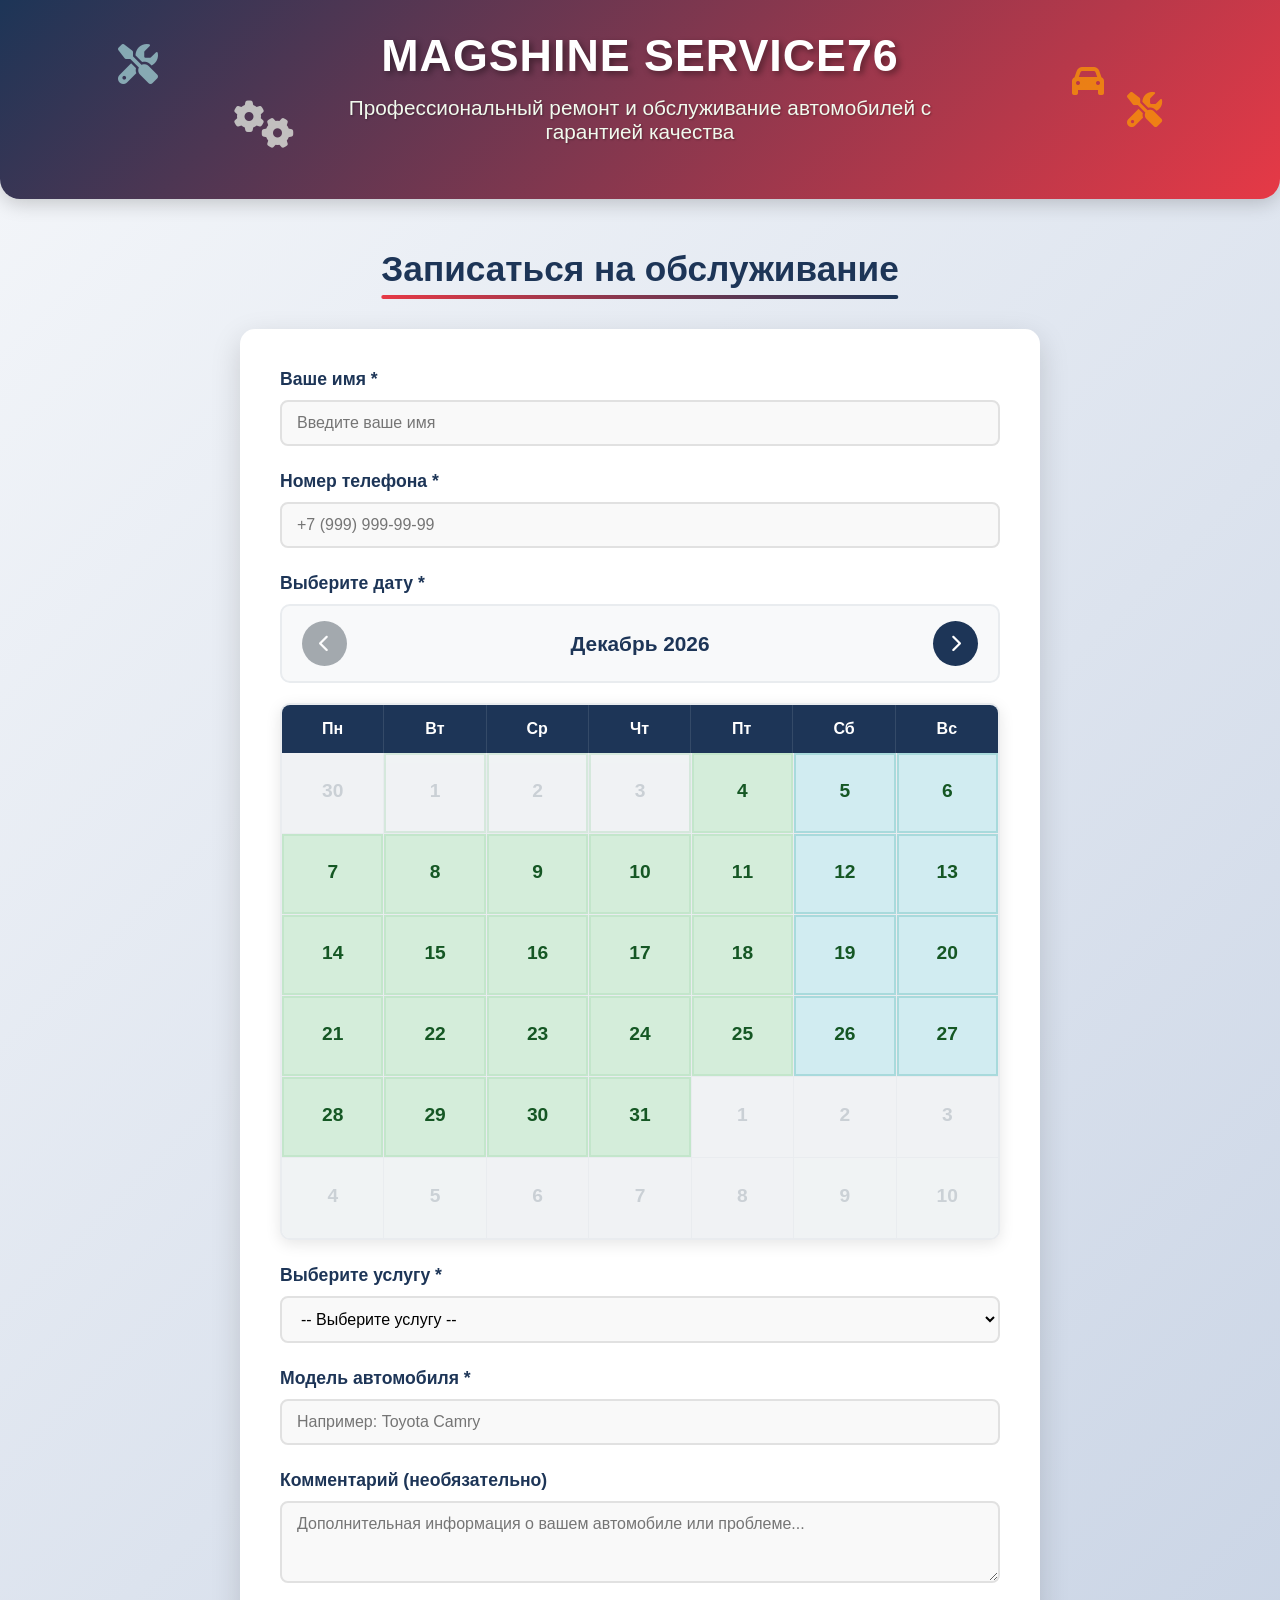
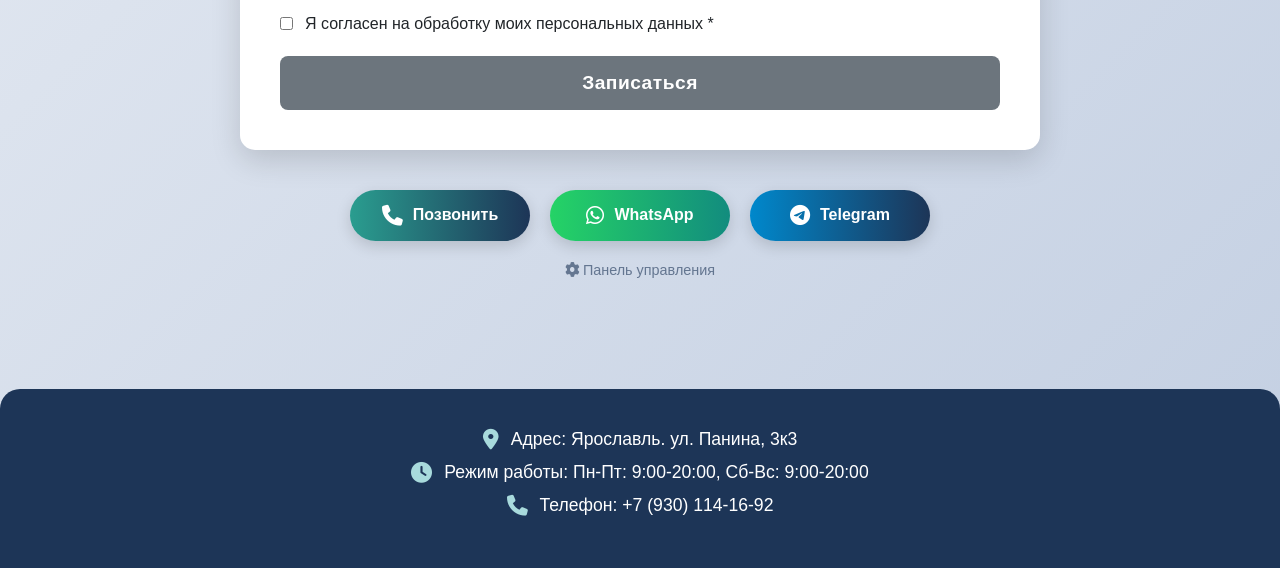
<file: index.html>
<!DOCTYPE html>
<html lang="ru">
<head>
    <meta charset="UTF-8">
    <meta name="viewport" content="width=device-width, initial-scale=1.0">
    <title>MagShine SERVICE на Панина - профессиональный ремонт автомобилей</title>
    <link rel="stylesheet" href="https://cdnjs.cloudflare.com/ajax/libs/font-awesome/6.4.0/css/all.min.css">
    <link rel="stylesheet" href="style.css">
</head>
<body>
    <header>
        <div class="container">
            <div class="header-content">
                <h1 class="logo">MAGSHINE SERVICE76</h1>
                <p class="tagline">Профессиональный ремонт и обслуживание автомобилей с гарантией качества</p>
                <div class="floating-elements">
                    <i class="floating-element fas fa-tools"></i>
                    <i class="floating-element fas fa-car"></i>
                    <i class="floating-element fas fa-cogs"></i>
                    <i class="floating-element fas fa-screwdriver-wrench"></i>
                </div>
            </div>
        </div>
    </header>

    <section class="form-section">
        <div class="container">
            <h2 class="form-title">Записаться на обслуживание</h2>
            
            <!-- Сообщение о приостановке записи -->
            <div class="booking-disabled-message" id="bookingDisabledMessage" style="display: none;">
                <i class="fas fa-pause-circle"></i> 
                <span id="pauseMessageText">Запись временно приостановлена. Приносим извинения за неудобства.</span>
            </div>

            <!-- Сообщение об успехе -->
            <div class="success-message" id="successMessage" style="display: none;">
                <i class="fas fa-check-circle"></i> 
                <span id="successMessageText">Спасибо! Ваша заявка принята. Мы свяжемся с вами в ближайшее время.</span>
            </div>

            <!-- Сообщение об ошибке -->
            <div class="error-message global-error" id="globalError" style="display: none;">
                <i class="fas fa-exclamation-circle"></i> 
                <span id="errorMessageText">Произошла ошибка. Пожалуйста, попробуйте позже.</span>
            </div>

            <!-- Индикатор загрузки -->
            <div class="loading-indicator" id="loadingIndicator" style="display: none;">
                <i class="fas fa-spinner fa-spin"></i> Загрузка доступных дат...
            </div>

            <!-- Форма записи -->
            <form class="booking-form" id="bookingForm">
                <div class="form-group">
                    <label for="name">Ваше имя *</label>
                    <input type="text" id="name" class="form-control" placeholder="Введите ваше имя" required>
                    <div class="error-message field-error" id="nameError">Пожалуйста, введите ваше имя</div>
                </div>

                <div class="form-group">
                    <label for="phone">Номер телефона *</label>
                    <input type="tel" id="phone" class="form-control" placeholder="+7 (999) 999-99-99" required>
                    <div class="error-message field-error" id="phoneError">Пожалуйста, введите корректный номер телефона</div>
                </div>

                <!-- Блок выбора даты -->
                <div class="form-group">
                    <label>Выберите дату *</label>
                    <div class="calendar-header">
                        <button type="button" class="date-nav-btn" id="prevMonthBtn" title="Предыдущий месяц">
                            <i class="fas fa-chevron-left"></i>
                        </button>
                        <div class="month-display" id="monthDisplay">
                            <!-- Месяц и год будут обновляться через JS -->
                        </div>
                        <button type="button" class="date-nav-btn" id="nextMonthBtn" title="Следующий месяц">
                            <i class="fas fa-chevron-right"></i>
                        </button>
                    </div>
                    
                    <div class="calendar-container">
                        <div class="week-days">
                            <div>Пн</div>
                            <div>Вт</div>
                            <div>Ср</div>
                            <div>Чт</div>
                            <div>Пт</div>
                            <div>Сб</div>
                            <div>Вс</div>
                        </div>
                        <div class="calendar-grid" id="calendarGrid">
                            <!-- Календарь будет генерироваться через JavaScript -->
                        </div>
                    </div>
                    <div class="error-message field-error" id="dateError">Пожалуйста, выберите дату</div>
                </div>

                <div class="form-group">
                    <label for="service">Выберите услугу *</label>
                    <select id="service" class="form-control" required>
                        <option value="">-- Выберите услугу --</option>
                        <option value="Компьютерная диагностика">Компьютерная диагностика</option>
                        <option value="Шиномонтаж">Шиномонтаж</option>
                        <option value="Ремонт тормозов">Ремонт тормозов</option>
                        <option value="Ремонт подвески">Ремонт подвески</option>
                        <option value="Замена масла">Замена масла</option>
                        <option value="Эндоскопия">Эндоскопия</option>
                        <option value="Другое">Другое</option>
                    </select>
                    <div class="error-message field-error" id="serviceError">Пожалуйста, выберите услугу</div>
                </div>

                <div class="form-group">
                    <label for="carModel">Модель автомобиля *</label>
                    <input type="text" id="carModel" class="form-control" placeholder="Например: Toyota Camry" required>
                    <div class="error-message field-error" id="carModelError">Пожалуйста, укажите модель автомобиля</div>
                </div>

                <div class="form-group">
                    <label for="comments">Комментарий (необязательно)</label>
                    <textarea id="comments" class="form-control" placeholder="Дополнительная информация о вашем автомобиле или проблеме..." rows="3"></textarea>
                </div>

                <div class="checkbox-group">
                    <input type="checkbox" id="agree" required>
                    <label for="agree">Я согласен на обработку моих персональных данных *</label>
                </div>
                <div class="error-message field-error" id="agreeError">Необходимо ваше согласие</div>

                <button type="submit" class="btn-primary" id="submitBtn" disabled>
                    <span class="btn-text">Записаться</span>
                    <span class="btn-loading" style="display: none;">
                        <i class="fas fa-spinner fa-spin"></i> Отправка...
                    </span>
                </button>
            </form>

            <div class="contact-buttons">
                <a href="tel:+79301141692" class="contact-btn btn-call"><i class="fas fa-phone"></i> Позвонить</a>
                <a href="https://wa.me/79301141692" class="contact-btn btn-whatsapp" target="_blank"><i class="fab fa-whatsapp"></i> WhatsApp</a>
                <a href="https://t.me/servispanina" class="contact-btn btn-telegram" target="_blank"><i class="fab fa-telegram"></i> Telegram</a>
            </div>

            <!-- Ссылка на админ-панель (малозаметная) -->
            <div class="admin-link">
                <a href="admin.html" class="admin-access-link">
                    <i class="fas fa-cog"></i> Панель управления
                </a>
            </div>
        </div>
    </section>

    <footer>
        <div class="container">
            <div class="footer-content">
                <div class="footer-info">
                    <p><i class="fas fa-map-marker-alt"></i> Адрес: Ярославль. ул. Панина, 3к3</p>
                    <p><i class="fas fa-clock"></i> Режим работы: Пн-Пт: 9:00-20:00, Сб-Вс: 9:00-20:00</p>
                    <p><i class="fas fa-phone"></i> Телефон: +7 (930) 114-16-92</p>
                </div>
            </div>
        </div>
    </footer>

    <script src="script.js"></script>
</body>
</html>

    <script src="script.js"></script>
</body>
</html>
</file>
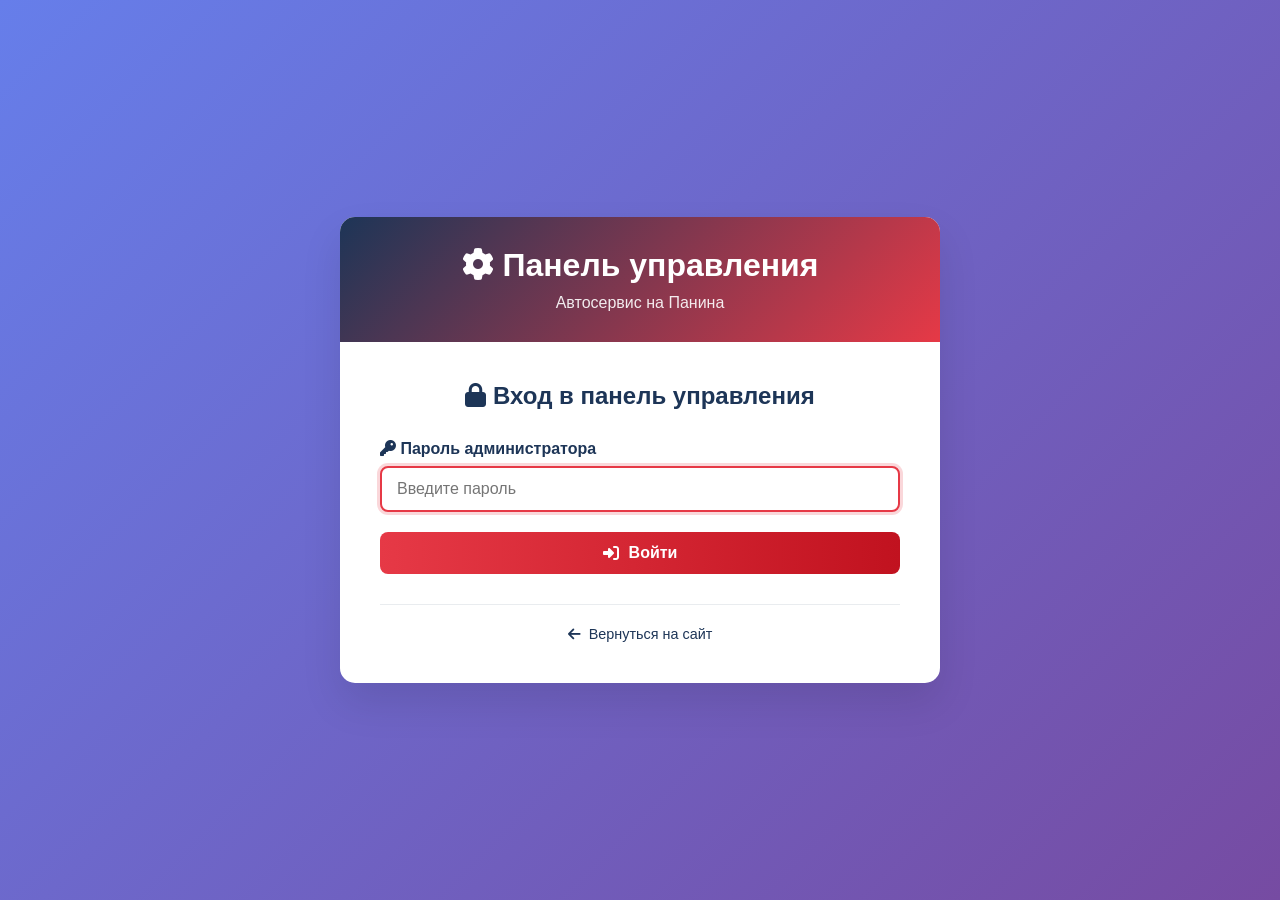
<file: admin.html>
<!DOCTYPE html>
<html lang="ru">
<head>
    <meta charset="UTF-8">
    <meta name="viewport" content="width=device-width, initial-scale=1.0">
    <title>Панель управления - Автосервис на Панина</title>
    <link rel="stylesheet" href="https://cdnjs.cloudflare.com/ajax/libs/font-awesome/6.4.0/css/all.min.css">
    <style>
        :root {
            --primary: #e63946;
            --secondary: #1d3557;
            --accent: #a8dadc;
            --success: #2a9d8f;
            --warning: #e9c46a;
            --danger: #e76f51;
            --dark: #212529;
            --light: #f8f9fa;
            --gray-light: #e9ecef;
            --gray-medium: #6c757d;
        }

        * {
            margin: 0;
            padding: 0;
            box-sizing: border-box;
            font-family: 'Segoe UI', Tahoma, Geneva, Verdana, sans-serif;
        }

        body {
            background: linear-gradient(135deg, #667eea 0%, #764ba2 100%);
            min-height: 100vh;
            display: flex;
            align-items: center;
            justify-content: center;
            padding: 20px;
        }

        .admin-container {
            background: white;
            border-radius: 15px;
            box-shadow: 0 20px 40px rgba(0,0,0,0.1);
            overflow: hidden;
            max-width: 600px;
            width: 100%;
        }

        .admin-header {
            background: linear-gradient(135deg, var(--secondary) 0%, var(--primary) 100%);
            color: white;
            padding: 30px;
            text-align: center;
            position: relative;
        }

        .admin-header h1 {
            font-size: 2rem;
            margin-bottom: 10px;
        }

        .admin-header p {
            opacity: 0.9;
        }

        .admin-content {
            padding: 40px;
        }

        .login-form {
            text-align: center;
        }

        .login-form h2 {
            color: var(--secondary);
            margin-bottom: 30px;
            font-size: 1.5rem;
        }

        .form-group {
            margin-bottom: 20px;
            text-align: left;
        }

        .form-group label {
            display: block;
            margin-bottom: 8px;
            color: var(--secondary);
            font-weight: 600;
        }

        .form-control {
            width: 100%;
            padding: 12px 15px;
            border: 2px solid var(--gray-light);
            border-radius: 8px;
            font-size: 16px;
            transition: all 0.3s;
        }

        .form-control:focus {
            border-color: var(--primary);
            outline: none;
            box-shadow: 0 0 0 3px rgba(230, 57, 70, 0.2);
        }

        .btn {
            padding: 12px 25px;
            border: none;
            border-radius: 8px;
            font-size: 1rem;
            font-weight: 600;
            cursor: pointer;
            transition: all 0.3s;
            width: 100%;
            display: flex;
            align-items: center;
            justify-content: center;
            gap: 10px;
        }

        .btn-primary {
            background: linear-gradient(to right, var(--primary), #c1121f);
            color: white;
        }

        .btn-primary:hover:not(:disabled) {
            transform: translateY(-2px);
            box-shadow: 0 5px 15px rgba(230, 57, 70, 0.4);
        }

        .btn-secondary {
            background: linear-gradient(to right, var(--secondary), #2c3e50);
            color: white;
            margin-top: 10px;
        }

        .control-panel {
            display: none;
        }

        .status-panel {
            background: var(--light);
            padding: 25px;
            border-radius: 12px;
            margin-bottom: 30px;
            border-left: 5px solid var(--success);
            box-shadow: 0 4px 12px rgba(0,0,0,0.1);
        }

        .status-panel.paused {
            border-left-color: var(--danger);
        }

        .status-title {
            font-size: 1.1rem;
            font-weight: 600;
            margin-bottom: 10px;
            color: var(--secondary);
            display: flex;
            align-items: center;
            gap: 10px;
        }

        .status-value {
            font-size: 1.4rem;
            font-weight: 700;
            display: flex;
            align-items: center;
            gap: 10px;
        }

        .status-active {
            color: var(--success);
        }

        .status-paused {
            color: var(--danger);
        }

        .control-buttons {
            display: grid;
            gap: 15px;
            margin-bottom: 30px;
        }

        .btn-pause {
            background: linear-gradient(to right, var(--danger), #d00000);
            color: white;
        }

        .btn-resume {
            background: linear-gradient(to right, var(--success), #1d3557);
            color: white;
        }

        .recent-bookings {
            background: var(--light);
            padding: 25px;
            border-radius: 12px;
            box-shadow: 0 4px 12px rgba(0,0,0,0.1);
        }

        .recent-bookings h3 {
            color: var(--secondary);
            margin-bottom: 20px;
            display: flex;
            align-items: center;
            gap: 10px;
            font-size: 1.3rem;
        }

        .bookings-list {
            max-height: 400px;
            overflow-y: auto;
        }

        .booking-item {
            background: white;
            padding: 20px;
            border-radius: 10px;
            margin-bottom: 15px;
            border-left: 4px solid var(--primary);
            box-shadow: 0 2px 8px rgba(0,0,0,0.08);
            transition: transform 0.2s;
        }

        .booking-item:hover {
            transform: translateY(-2px);
        }

        .booking-meta {
            display: flex;
            justify-content: space-between;
            margin-bottom: 8px;
            font-size: 0.9rem;
            color: var(--gray-medium);
        }

        .booking-name {
            font-weight: 700;
            color: var(--secondary);
            font-size: 1.1rem;
            margin-bottom: 5px;
        }

        .booking-details {
            color: var(--dark);
            line-height: 1.5;
        }

        .booking-details div {
            margin-bottom: 3px;
        }

        .no-bookings {
            text-align: center;
            color: var(--gray-medium);
            padding: 40px 20px;
            font-style: italic;
        }

        .error-message {
            background: #f8d7da;
            color: #721c24;
            padding: 15px;
            border-radius: 8px;
            margin-bottom: 20px;
            display: none;
            border-left: 4px solid var(--danger);
        }

        .success-message {
            background: #d1edff;
            color: #0c5460;
            padding: 15px;
            border-radius: 8px;
            margin-bottom: 20px;
            display: none;
            border-left: 4px solid var(--success);
        }

        .loading {
            text-align: center;
            padding: 30px;
            color: var(--gray-medium);
        }

        .loading-spinner {
            border: 4px solid var(--gray-light);
            border-top: 4px solid var(--primary);
            border-radius: 50%;
            width: 40px;
            height: 40px;
            animation: spin 1s linear infinite;
            margin: 0 auto 15px;
        }

        @keyframes spin {
            0% { transform: rotate(0deg); }
            100% { transform: rotate(360deg); }
        }

        .logout-btn {
            text-align: center;
            margin-top: 30px;
            padding-top: 20px;
            border-top: 1px solid var(--gray-light);
        }

        .logout-btn a {
            color: var(--secondary);
            text-decoration: none;
            font-size: 0.9rem;
            display: inline-flex;
            align-items: center;
            gap: 8px;
            transition: color 0.3s;
        }

        .logout-btn a:hover {
            color: var(--primary);
            text-decoration: underline;
        }

        .btn:disabled {
            opacity: 0.6;
            cursor: not-allowed;
            transform: none !important;
        }

        /* Scrollbar styling */
        .bookings-list::-webkit-scrollbar {
            width: 6px;
        }

        .bookings-list::-webkit-scrollbar-track {
            background: var(--gray-light);
            border-radius: 3px;
        }

        .bookings-list::-webkit-scrollbar-thumb {
            background: var(--primary);
            border-radius: 3px;
        }

        .bookings-list::-webkit-scrollbar-thumb:hover {
            background: #c1121f;
        }

        /* Responsive */
        @media (max-width: 480px) {
            .admin-container {
                max-width: 100%;
            }
            
            .admin-content {
                padding: 25px;
            }
            
            .admin-header {
                padding: 25px 20px;
            }
            
            .admin-header h1 {
                font-size: 1.7rem;
            }
            
            .status-panel,
            .recent-bookings {
                padding: 20px;
            }
            
            .booking-item {
                padding: 15px;
            }
            
            .status-value {
                font-size: 1.2rem;
            }
        }
    </style>
</head>
<body>
    <div class="admin-container">
        <div class="admin-header">
            <h1><i class="fas fa-cog"></i> Панель управления</h1>
            <p>Автосервис на Панина</p>
        </div>

        <div class="admin-content">
            <!-- Форма входа -->
            <div class="login-form" id="loginForm">
                <h2><i class="fas fa-lock"></i> Вход в панель управления</h2>
                
                <div class="error-message" id="loginError">
                    <i class="fas fa-exclamation-triangle"></i> Неверный пароль. Попробуйте еще раз.
                </div>

                <div class="form-group">
                    <label for="adminPassword"><i class="fas fa-key"></i> Пароль администратора</label>
                    <input type="password" id="adminPassword" class="form-control" placeholder="Введите пароль" autocomplete="current-password">
                </div>

                <button class="btn btn-primary" onclick="login()" id="loginBtn">
                    <i class="fas fa-sign-in-alt"></i> Войти
                </button>

                <div class="logout-btn">
                    <a href="index.html"><i class="fas fa-arrow-left"></i> Вернуться на сайт</a>
                </div>
            </div>

            <!-- Панель управления -->
            <div class="control-panel" id="controlPanel">
                <div class="status-panel" id="statusPanel">
                    <div class="status-title">
                        <i class="fas fa-info-circle"></i> Статус записи:
                    </div>
                    <div class="status-value" id="statusValue">
                        <i class="fas fa-spinner fa-spin"></i> Загрузка...
                    </div>
                </div>

                <div class="success-message" id="successMessage">
                    <i class="fas fa-check-circle"></i> Статус успешно обновлен!
                </div>

                <div class="error-message" id="errorMessage">
                    <i class="fas fa-exclamation-triangle"></i> Ошибка при обновлении статуса!
                </div>

                <div class="control-buttons">
                    <button class="btn btn-pause" onclick="toggleBooking(false)" id="pauseBtn">
                        <i class="fas fa-pause"></i> Приостановить запись
                    </button>
                    <button class="btn btn-resume" onclick="toggleBooking(true)" id="resumeBtn">
                        <i class="fas fa-play"></i> Возобновить запись
                    </button>
                </div>

                <div class="recent-bookings">
                    <h3><i class="fas fa-history"></i> Последние записи</h3>
                    <div class="bookings-list" id="recentBookings">
                        <div class="loading">
                            <div class="loading-spinner"></div>
                            Загрузка записей...
                        </div>
                    </div>
                </div>

                <div class="logout-btn">
                    <a href="#" onclick="logout()"><i class="fas fa-sign-out-alt"></i> Выйти из панели</a>
                </div>
            </div>
        </div>
    </div>

    <script>
        // URL Google Apps Script (будет заменен на ваш)
        const GOOGLE_SCRIPT_URL = "https://script.google.com/macros/s/AKfycbxyYLuHzLVPg9xOjXW9W67AT4zwVSS7_Qb0QcOy2h4gldEVAMiPfjYVzbju6nFJftq5Rg/exec";

        // Проверка авторизации при загрузке
        document.addEventListener('DOMContentLoaded', function() {
            if (localStorage.getItem('adminAuthenticated') === 'true') {
                showControlPanel();
            }
        });

        // Функция входа
        async function login() {
            const password = document.getElementById('adminPassword').value;
            const errorElement = document.getElementById('loginError');
            const loginBtn = document.getElementById('loginBtn');

            if (!password) {
                errorElement.textContent = 'Пожалуйста, введите пароль';
                errorElement.style.display = 'block';
                return;
            }

            // Показываем индикатор загрузки
            loginBtn.innerHTML = '<i class="fas fa-spinner fa-spin"></i> Проверка...';
            loginBtn.disabled = true;

            try {
                // Проверка пароля через Google Apps Script
                const response = await fetch(GOOGLE_SCRIPT_URL, {
                    method: 'POST',
                    body: JSON.stringify({
                        action: 'verifyAdminPassword',
                        password: password
                    }),
                    headers: {
                        'Content-Type': 'text/plain;charset=utf-8'
                    }
                });
                
                const data = await response.json();
                
                if (data.result === 'success' && data.authenticated) {
                    localStorage.setItem('adminAuthenticated', 'true');
                    showControlPanel();
                } else {
                    throw new Error(data.message || 'Неверный пароль');
                }
            } catch (error) {
                console.error('Login error:', error);
                errorElement.textContent = error.message || 'Ошибка при проверке пароля';
                errorElement.style.display = 'block';
                document.getElementById('adminPassword').value = '';
                document.getElementById('adminPassword').focus();
            } finally {
                // Восстанавливаем кнопку
                loginBtn.innerHTML = '<i class="fas fa-sign-in-alt"></i> Войти';
                loginBtn.disabled = false;
            }
        }

        // Функция выхода
        function logout() {
            localStorage.removeItem('adminAuthenticated');
            document.getElementById('loginForm').style.display = 'block';
            document.getElementById('controlPanel').style.display = 'none';
            document.getElementById('adminPassword').value = '';
            document.getElementById('loginError').style.display = 'none';
        }

        // Показать панель управления
        function showControlPanel() {
            document.getElementById('loginForm').style.display = 'none';
            document.getElementById('controlPanel').style.display = 'block';
            loadBookingStatus();
            loadRecentBookings();
        }

        // Загрузка статуса записи
        async function loadBookingStatus() {
            try {
                const response = await fetch(`${GOOGLE_SCRIPT_URL}?action=getBookingStatus`);
                const data = await response.json();
                
                if (data.result === 'success') {
                    updateStatusDisplay(data.isActive);
                } else {
                    throw new Error(data.message || 'Ошибка загрузки статуса');
                }
            } catch (error) {
                console.error('Error loading status:', error);
                document.getElementById('statusValue').innerHTML = 
                    '<span class="status-paused"><i class="fas fa-exclamation-triangle"></i> Ошибка загрузки</span>';
            }
        }

        // Обновление отображения статуса
        function updateStatusDisplay(isActive) {
            const statusElement = document.getElementById('statusValue');
            const statusPanel = document.getElementById('statusPanel');
                    
            if (isActive) {
                statusElement.innerHTML = '<span class="status-active"><i class="fas fa-check-circle"></i> ЗАПИСЬ АКТИВНА</span>';
                statusPanel.className = 'status-panel';
            } else {
                statusElement.innerHTML = '<span class="status-paused"><i class="fas fa-pause-circle"></i> ЗАПИСЬ ПРИОСТАНОВЛЕНА</span>';
                statusPanel.className = 'status-panel paused';
            }
        }

        // Переключение статуса записи
        async function toggleBooking(status) {
            const successElement = document.getElementById('successMessage');
            const errorElement = document.getElementById('errorMessage');
            const pauseBtn = document.getElementById('pauseBtn');
            const resumeBtn = document.getElementById('resumeBtn');
            
            // Скрываем сообщения и блокируем кнопки
            successElement.style.display = 'none';
            errorElement.style.display = 'none';
            pauseBtn.disabled = true;
            resumeBtn.disabled = true;
            
            // Показываем индикатор на соответствующей кнопке
            if (status) {
                resumeBtn.innerHTML = '<i class="fas fa-spinner fa-spin"></i> Обновление...';
            } else {
                pauseBtn.innerHTML = '<i class="fas fa-spinner fa-spin"></i> Обновление...';
            }

            try {
                const response = await fetch(GOOGLE_SCRIPT_URL, {
                    method: 'POST',
                    body: JSON.stringify({
                        action: 'toggleBooking',
                        status: status
                    }),
                    headers: {
                        'Content-Type': 'text/plain;charset=utf-8'
                    }
                });
                
                const data = await response.json();
                
                if (data.result === 'success') {
                    successElement.textContent = data.message;
                    successElement.style.display = 'block';
                    updateStatusDisplay(status);
                    
                    // Обновляем основную страницу (если открыта)
                    if (window.opener) {
                        window.opener.postMessage({ type: 'bookingStatusUpdated' }, '*');
                    }
                } else {
                    throw new Error(data.message);
                }
            } catch (error) {
                console.error('Error toggling booking:', error);
                errorElement.textContent = 'Ошибка: ' + error.message;
                errorElement.style.display = 'block';
            } finally {
                // Восстанавливаем кнопки
                pauseBtn.innerHTML = '<i class="fas fa-pause"></i> Приостановить запись';
                resumeBtn.innerHTML = '<i class="fas fa-play"></i> Возобновить запись';
                pauseBtn.disabled = false;
                resumeBtn.disabled = false;
            }
        }

        // Загрузка последних записей
        async function loadRecentBookings() {
            try {
                const response = await fetch(`${GOOGLE_SCRIPT_URL}?action=getRecentBookings`);
                const data = await response.json();
                
                if (data.result === 'success' && data.bookings) {
                    displayBookings(data.bookings);
                } else {
                    throw new Error(data.message || 'Ошибка загрузки записей');
                }
            } catch (error) {
                console.error('Error loading bookings:', error);
                document.getElementById('recentBookings').innerHTML = 
                    '<div class="no-bookings">Ошибка загрузки записей</div>';
            }
        }

        // Отображение списка записей
        function displayBookings(bookings) {
            const container = document.getElementById('recentBookings');
            
            if (!bookings || bookings.length === 0) {
                container.innerHTML = '<div class="no-bookings">Нет последних записей</div>';
                return;
            }

            container.innerHTML = bookings.map(booking => `
                <div class="booking-item">
                    <div class="booking-meta">
                        <span>${booking.date || 'Дата не указана'}</span>
                        <span>${booking.time || 'Время не указано'}</span>
                    </div>
                    <div class="booking-name">${booking.name || 'Имя не указано'}</div>
                    <div class="booking-details">
                        <div><strong>Телефон:</strong> ${booking.phone || 'Не указан'}</div>
                        <div><strong>Услуга:</strong> ${booking.service || 'Не указана'}</div>
                        <div><strong>Автомобиль:</strong> ${booking.carModel || 'Не указана'}</div>
                        ${booking.comments ? `<div><strong>Комментарий:</strong> ${booking.comments}</div>` : ''}
                    </div>
                </div>
            `).join('');
        }

        // Ввод пароля по нажатию Enter
        document.getElementById('adminPassword').addEventListener('keypress', function(e) {
            if (e.key === 'Enter') {
                login();
            }
        });

        // Автофокус на поле пароля
        document.getElementById('adminPassword').focus();
    </script>
</body>
</html>
</file>
<file: style.css>
:root {
    --primary: #e63946;
    --secondary: #1d3557;
    --accent: #a8dadc;
    --light: #f1faee;
    --dark: #212529;
    --success: #2a9d8f;
    --warning: #e9c46a;
    --danger: #e76f51;
    --gray-light: #f8f9fa;
    --gray-medium: #6c757d;
    --gray-dark: #495057;
    --available: #d4edda;
    --available-text: #155724;
    --unavailable: #f8d7da;
    --unavailable-text: #721c24;
}

* { 
    margin: 0; 
    padding: 0; 
    box-sizing: border-box; 
    font-family: 'Segoe UI', Tahoma, Geneva, Verdana, sans-serif; 
}

body { 
    background: linear-gradient(135deg, #f5f7fa 0%, #c3cfe2 100%); 
    color: var(--dark); 
    overflow-x: hidden; 
    min-height: 100vh; 
}

.container { 
    max-width: 1200px; 
    margin: 0 auto; 
    padding: 0 20px; 
}

/* Header */
header { 
    background: linear-gradient(135deg, var(--secondary) 0%, var(--primary) 100%); 
    padding: 30px 0; 
    position: relative; 
    overflow: hidden; 
    box-shadow: 0 4px 20px rgba(0,0,0,0.2); 
    border-radius: 0 0 20px 20px; 
}

.header-content { 
    display: flex; 
    flex-direction: column; 
    align-items: center; 
    text-align: center; 
    position: relative; 
    z-index: 2; 
}

.logo { 
    font-size: 2.8rem; 
    font-weight: 800; 
    color: white; 
    text-shadow: 3px 3px 6px rgba(0,0,0,0.4); 
    margin-bottom: 15px; 
    letter-spacing: 1px; 
}

.tagline { 
    color: var(--light); 
    font-size: 1.3rem; 
    margin-bottom: 25px; 
    max-width: 600px; 
    text-shadow: 1px 1px 2px rgba(0,0,0,0.3); 
}

/* Floating icons */
.floating-elements { 
    position: absolute; 
    width: 100%; 
    height: 100%; 
    top: 0; 
    left: 0; 
    overflow: hidden; 
    z-index: 1; 
}

.floating-element { 
    position: absolute; 
    opacity: 0.7; 
    animation: float 15s infinite linear; 
}

.floating-element:nth-child(1) { 
    top: 10%; 
    left: 5%; 
    font-size: 2.5rem; 
    color: var(--accent); 
    animation-duration: 20s; 
}

.floating-element:nth-child(2) { 
    top: 25%; 
    right: 10%; 
    font-size: 2rem; 
    color: #ff9e00; 
    animation-duration: 15s; 
    animation-delay: -5s; 
}

.floating-element:nth-child(3) { 
    bottom: 15%; 
    left: 15%; 
    font-size: 3rem; 
    color: var(--light); 
    animation-duration: 25s; 
    animation-delay: -10s; 
}

.floating-element:nth-child(4) { 
    bottom: 30%; 
    right: 5%; 
    font-size: 2.2rem; 
    color: #ff9e00; 
    animation-duration: 18s; 
    animation-delay: -7s; 
}

@keyframes float { 
    0% { transform: translateY(0) rotate(0deg); } 
    25% { transform: translateY(-20px) rotate(5deg); } 
    50% { transform: translateY(0) rotate(0deg); } 
    75% { transform: translateY(20px) rotate(-5deg); } 
    100% { transform: translateY(0) rotate(0deg); } 
}

/* Form section */
.form-section { 
    padding: 50px 0; 
    position: relative; 
    z-index: 10; 
}

.form-title { 
    text-align: center; 
    margin-bottom: 40px; 
    color: var(--secondary); 
    font-size: 2.2rem; 
    position: relative; 
    display: inline-block; 
    left: 50%; 
    transform: translateX(-50%); 
}

.form-title:after { 
    content: ''; 
    position: absolute; 
    bottom: -10px; 
    left: 0; 
    width: 100%; 
    height: 4px; 
    background: linear-gradient(to right, var(--primary), var(--secondary)); 
    border-radius: 2px; 
}

.booking-form { 
    max-width: 800px; 
    margin: 0 auto; 
    padding: 40px; 
    background: white; 
    border-radius: 15px; 
    box-shadow: 0 10px 30px rgba(0,0,0,0.15); 
    position: relative; 
}

.form-group { 
    margin-bottom: 25px; 
    position: relative; 
}

.form-group label { 
    display: block; 
    margin-bottom: 10px; 
    font-weight: 600; 
    color: var(--secondary); 
    font-size: 1.1rem; 
}

.form-control { 
    width: 100%; 
    padding: 12px 15px; 
    border: 2px solid #e1e1e1; 
    border-radius: 8px; 
    font-size: 16px; 
    transition: all 0.3s; 
    background: #f9f9f9; 
    box-sizing: border-box; 
}

.form-control:focus { 
    border-color: var(--primary); 
    outline: none; 
    box-shadow: 0 0 0 3px rgba(230, 57, 70, 0.2); 
    background: white; 
}

.form-control.error { 
    border-color: #dc3545; 
}

.error-message { 
    color: #dc3545; 
    font-size: 14px; 
    margin-top: 8px; 
    display: none; 
}

.field-error {
    display: none;
}

.global-error {
    background: #f8d7da;
    border: 1px solid #f5c6cb;
    color: #721c24;
    padding: 15px;
    border-radius: 8px;
    margin-bottom: 20px;
}

/* Calendar Styles */
.calendar-header {
    display: flex;
    align-items: center;
    justify-content: space-between;
    margin-bottom: 20px;
    background: var(--gray-light);
    padding: 15px 20px;
    border-radius: 10px;
    border: 2px solid #e9ecef;
}

.month-display {
    font-weight: 700;
    color: var(--secondary);
    font-size: 1.3rem;
    text-align: center;
    flex-grow: 1;
}

.date-nav-btn {
    background: var(--secondary);
    color: white;
    border: none;
    width: 45px;
    height: 45px;
    border-radius: 50%;
    cursor: pointer;
    transition: all 0.3s;
    display: flex;
    align-items: center;
    justify-content: center;
    font-size: 1.1rem;
}

.date-nav-btn:hover:not(:disabled) {
    background: var(--primary);
    transform: scale(1.1);
}

.date-nav-btn:disabled {
    background: var(--gray-medium);
    cursor: not-allowed;
    opacity: 0.6;
}

.calendar-container {
    background: white;
    border: 2px solid #e9ecef;
    border-radius: 10px;
    overflow: hidden;
    box-shadow: 0 4px 15px rgba(0,0,0,0.1);
}

.week-days {
    display: grid;
    grid-template-columns: repeat(7, 1fr);
    background: var(--secondary);
    color: white;
    font-weight: 600;
    text-align: center;
}

.week-days div {
    padding: 15px 10px;
    border-right: 1px solid rgba(255,255,255,0.1);
}

.week-days div:last-child {
    border-right: none;
}

.calendar-grid {
    display: grid;
    grid-template-columns: repeat(7, 1fr);
    gap: 1px;
    background: #e9ecef;
}

.calendar-day {
    background: white;
    min-height: 80px;
    padding: 10px;
    display: flex;
    flex-direction: column;
    align-items: center;
    justify-content: center;
    cursor: pointer;
    transition: all 0.3s;
    position: relative;
    border: none;
}

.calendar-day:hover:not(:disabled):not(.past):not(.unavailable) {
    background: var(--accent);
    transform: scale(1.05);
    z-index: 2;
    box-shadow: 0 4px 12px rgba(0,0,0,0.15);
}

.calendar-day.selected {
    background: linear-gradient(135deg, var(--primary), #c1121f);
    color: white;
    transform: scale(1.05);
    z-index: 2;
    box-shadow: 0 4px 15px rgba(230, 57, 70, 0.4);
}

.calendar-day.available {
    background: var(--available);
    color: var(--available-text);
    border: 2px solid #c3e6cb;
}

.calendar-day.available:hover {
    background: #c3e6cb;
    border-color: var(--success);
}

.calendar-day.unavailable {
    background: var(--unavailable);
    color: var(--unavailable-text);
    cursor: not-allowed;
    opacity: 0.7;
}

.calendar-day.past {
    background: #f8f9fa;
    color: #adb5bd;
    cursor: not-allowed;
    opacity: 0.5;
}

.calendar-day.today {
    border: 2px solid var(--warning);
    background: #fff3cd;
}

.calendar-day.weekend {
    background: #fff3cd;
}

.calendar-day.weekend.selected {
    background: linear-gradient(135deg, var(--primary), #c1121f);
    color: white;
}

.calendar-day.weekend.available {
    background: #d1ecf1;
    border-color: var(--accent);
}

.day-number {
    font-size: 1.2rem;
    font-weight: 700;
    margin-bottom: 5px;
}

.calendar-day:disabled {
    background: #f8f9fa;
    color: #adb5bd;
    cursor: not-allowed;
    opacity: 0.5;
}

/* Selected date info */
.selected-date-info {
    text-align: center;
    margin: 20px 0;
    padding: 15px;
    background: linear-gradient(135deg, #e8f5e8, #d4edda);
    border-radius: 10px;
    border: 2px solid #c3e6cb;
    font-weight: 600;
    color: var(--available-text);
    font-size: 1.1rem;
    animation: fadeIn 0.5s;
}

/* Loading States */
.loading-indicator {
    text-align: center;
    padding: 20px;
    background: var(--gray-light);
    border-radius: 8px;
    margin: 20px 0;
    color: var(--gray-dark);
    font-weight: 600;
}

.loading-indicator i {
    margin-right: 10px;
    color: var(--primary);
}

/* Button States */
.btn-primary {
    position: relative;
    overflow: hidden;
}

.btn-text, .btn-loading {
    transition: opacity 0.3s;
}

.btn-loading i {
    margin-right: 8px;
}

.checkbox-group { 
    display: flex; 
    align-items: flex-start; 
    margin-top: 25px; 
}

.checkbox-group input { 
    margin-top: 5px; 
    margin-right: 12px; 
    accent-color: var(--primary); 
}

.checkbox-group label { 
    font-weight: normal; 
    line-height: 1.5; 
}

/* Button */
.btn-primary { 
    background: linear-gradient(to right, var(--primary), #c1121f); 
    color: white; 
    border: none; 
    padding: 16px 25px; 
    font-size: 1.2rem; 
    font-weight: 600; 
    border-radius: 8px; 
    cursor: pointer; 
    width: 100%; 
    transition: all 0.3s; 
    box-shadow: 0 5px 15px rgba(230, 57, 70, 0.4); 
    letter-spacing: 0.5px; 
    margin-top: 20px; 
}

.btn-primary:hover:not(:disabled) { 
    transform: translateY(-3px); 
    box-shadow: 0 8px 20px rgba(230, 57, 70, 0.5); 
}

.btn-primary:disabled {
    background: var(--gray-medium);
    cursor: not-allowed;
    transform: none;
    box-shadow: none;
}

.contact-buttons { 
    display: flex; 
    justify-content: center; 
    gap: 20px; 
    margin-top: 40px; 
    flex-wrap: wrap; 
}

.contact-btn { 
    display: flex; 
    align-items: center; 
    justify-content: center; 
    padding: 15px 25px; 
    border-radius: 50px; 
    font-weight: 600; 
    text-decoration: none; 
    color: white; 
    transition: all 0.3s; 
    box-shadow: 0 5px 15px rgba(0,0,0,0.15); 
    min-width: 180px; 
}

.contact-btn i { 
    margin-right: 10px; 
    font-size: 1.3rem; 
}

.btn-call { 
    background: linear-gradient(to right, #2a9d8f, #1d3557); 
}

.btn-whatsapp { 
    background: linear-gradient(to right, #25d366, #128c7e); 
}

.btn-telegram { 
    background: linear-gradient(to right, #0088cc, #1d3557); 
}

/* Messages */
.booking-disabled-message {
    display: none;
    background: linear-gradient(135deg, var(--danger), #d00000);
    color: white;
    padding: 25px;
    border-radius: 12px;
    text-align: center;
    margin-bottom: 25px;
    animation: fadeIn 0.5s;
    box-shadow: 0 5px 15px rgba(231, 111, 81, 0.3);
    border-left: 5px solid var(--warning);
}

.booking-disabled-message i {
    font-size: 2rem;
    margin-bottom: 10px;
    display: block;
}

.success-message { 
    display: none; 
    background: var(--success); 
    color: white; 
    padding: 20px; 
    border-radius: 8px; 
    text-align: center; 
    margin-bottom: 25px; 
    animation: fadeIn 0.5s; 
    box-shadow: 0 5px 15px rgba(42, 157, 143, 0.3); 
}

@keyframes fadeIn { 
    from { opacity: 0; transform: translateY(-10px); } 
    to { opacity: 1; transform: translateY(0); } 
}

/* Admin link */
.admin-link {
    text-align: center;
    margin-top: 20px;
}

.admin-access-link {
    color: var(--secondary);
    text-decoration: none;
    font-size: 0.9rem;
    opacity: 0.6;
    transition: opacity 0.3s;
}

.admin-access-link:hover {
    opacity: 1;
    text-decoration: underline;
}

/* Footer */
footer { 
    background: var(--secondary); 
    color: white; 
    padding: 40px 0; 
    margin-top: 60px; 
    border-radius: 20px 20px 0 0; 
}

.footer-content { 
    display: flex; 
    flex-direction: column; 
    align-items: center; 
    text-align: center; 
}

.footer-info p { 
    margin-bottom: 12px; 
    display: flex; 
    align-items: center; 
    justify-content: center; 
    gap: 12px; 
    font-size: 1.1rem; 
}

.footer-info i { 
    font-size: 1.3rem; 
    color: var(--accent); 
}

/* Responsive */
@media (max-width: 768px) {
    .logo { font-size: 2.2rem; }
    .tagline { font-size: 1.1rem; }
    .booking-form { padding: 25px; }
    .contact-buttons { flex-direction: column; align-items: center; }
    .contact-btn { width: 100%; max-width: 300px; }
    .form-title { font-size: 1.8rem; }
    
    .calendar-day {
        min-height: 60px;
        padding: 5px;
    }
    
    .day-number {
        font-size: 1rem;
    }
    
    .calendar-header {
        padding: 10px 15px;
    }
    
    .month-display {
        font-size: 1.1rem;
    }
    
    .date-nav-btn {
        width: 40px;
        height: 40px;
    }
    
    .selected-date-info {
        font-size: 1rem;
        padding: 12px;
    }
}

@media (max-width: 480px) {
    .calendar-day {
        min-height: 50px;
    }
    
    .week-days div {
        padding: 10px 5px;
        font-size: 0.9rem;
    }
    
    .selected-date-info {
        font-size: 0.9rem;
        padding: 10px;
    }
}

/* Calendar info */
.calendar-info {
    font-size: 0.9rem;
    color: var(--gray-medium);
    text-align: center;
    margin-top: 10px;
    font-style: italic;
}
</file>
